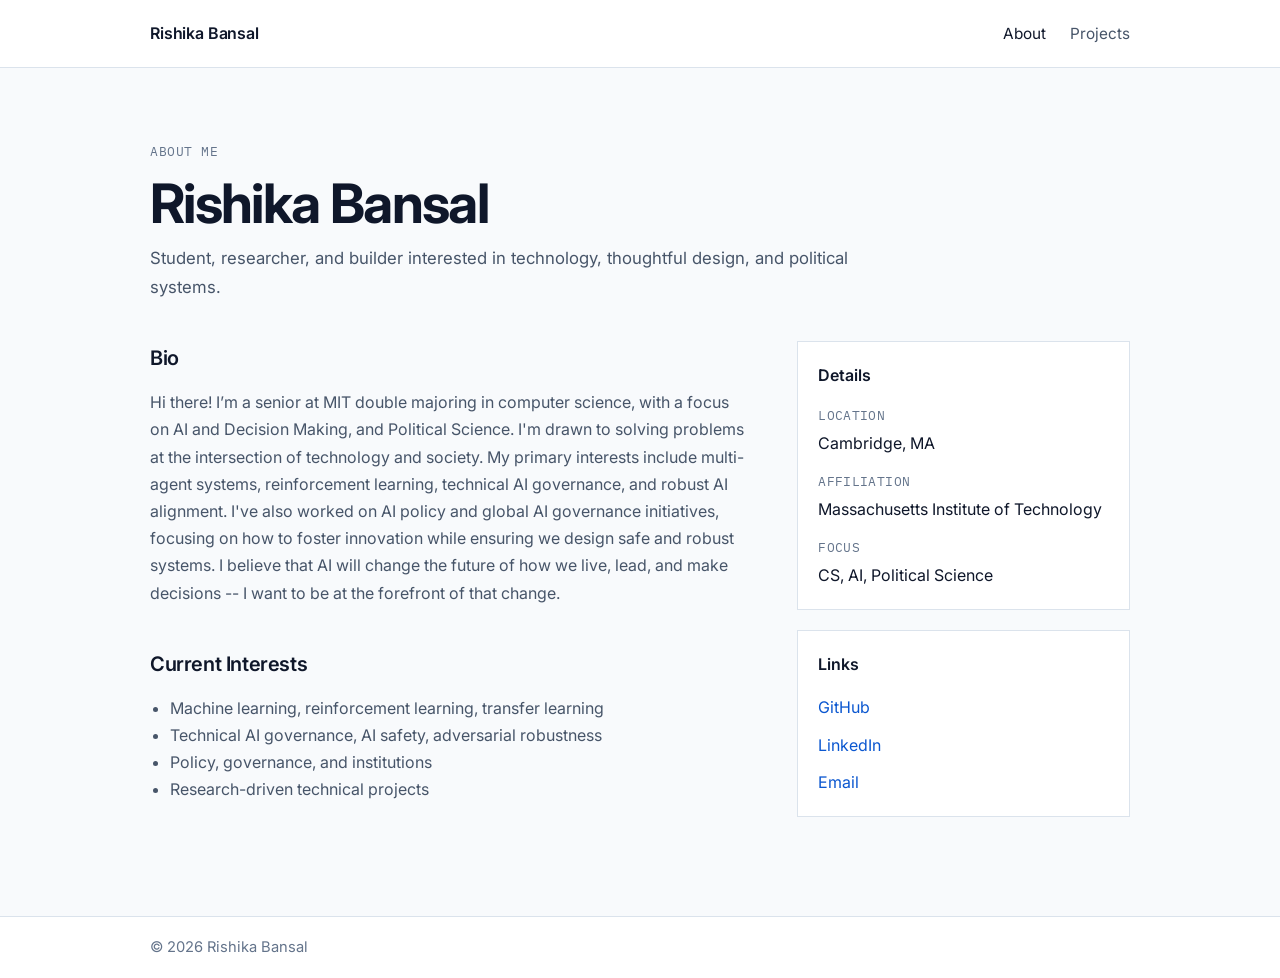
<file: index.html>
<!DOCTYPE html>
<html lang="en">
<head>
  <meta charset="UTF-8" />
  <meta name="viewport" content="width=device-width, initial-scale=1.0" />
  <meta name="robots" content="noindex, nofollow">
  <title>Rishika Bansal</title>
  <link rel="preconnect" href="https://fonts.googleapis.com">
  <link rel="preconnect" href="https://fonts.gstatic.com" crossorigin>
  <link href="https://fonts.googleapis.com/css2?family=Inter:wght@400;500;600;700&family=IBM+Plex+Mono:wght@400;500&display=swap" rel="stylesheet">
  <link rel="stylesheet" href="style.css" />
</head>
<body>
  <div class="page">
    <header class="site-header">
      <div class="container header-inner">
        <a href="index.html" class="site-name">Rishika Bansal</a>
        <nav class="nav">
          <a href="index.html" class="active">About</a>
          <a href="projects.html">Projects</a>
        </nav>
      </div>
    </header>

    <main class="container">
      <section class="hero">
        <p class="kicker">About Me</p>
        <h1>Rishika Bansal</h1>
        <p class="subtitle">
          Student, researcher, and builder interested in technology, thoughtful design, and political systems.
        </p>
      </section>

      <section class="content-grid">
        <div class="main-column">
          <div class="section-block">
            <h2>Bio</h2>
            <p>
              Hi there! I’m a senior at MIT double majoring in computer science, with a focus on AI and Decision Making, and Political Science. 
              I'm drawn to solving problems at the intersection of technology and society. My primary interests include multi-agent systems, 
              reinforcement learning, technical AI governance, and robust AI alignment. I've also worked on AI policy and global AI governance 
              initiatives, focusing on how to foster innovation while ensuring we design safe and robust systems. I believe that AI will change the 
              future of how we live, lead, and make decisions -- I want to be at the forefront of that change.
            </p>
          </div>

          <div class="section-block">
            <h2>Current Interests</h2>
            <ul>
              <li>Machine learning, reinforcement learning, transfer learning</li>
              <li>Technical AI governance, AI safety, adversarial robustness</li>
              <li>Policy, governance, and institutions</li>
              <li>Research-driven technical projects</li>
            </ul>
          </div>
        </div>

        <aside class="side-column">
          <div class="info-card">
            <h3>Details</h3>
            <div class="info-item">
              <span class="label">Location</span>
              <span>Cambridge, MA</span>
            </div>
            <div class="info-item">
              <span class="label">Affiliation</span>
              <span>Massachusetts Institute of Technology</span>
            </div>
            <div class="info-item">
              <span class="label">Focus</span>
              <span>CS, AI, Political Science</span>
            </div>
          </div>

          <div class="info-card">
            <h3>Links</h3>
            <div class="link-list">
              <a href="https://github.com/RisBan">GitHub</a>
              <a href="https://www.linkedin.com/in/risban/">LinkedIn</a>
              <a href="mailto:brishika@mit.edu">Email</a>
            </div>
          </div>
        </aside>
      </section>
    </main>

    <footer class="site-footer">
      <div class="container footer-inner">
        <p>© 2026 Rishika Bansal</p>
      </div>
    </footer>
  </div>
</body>
</html>
</file>
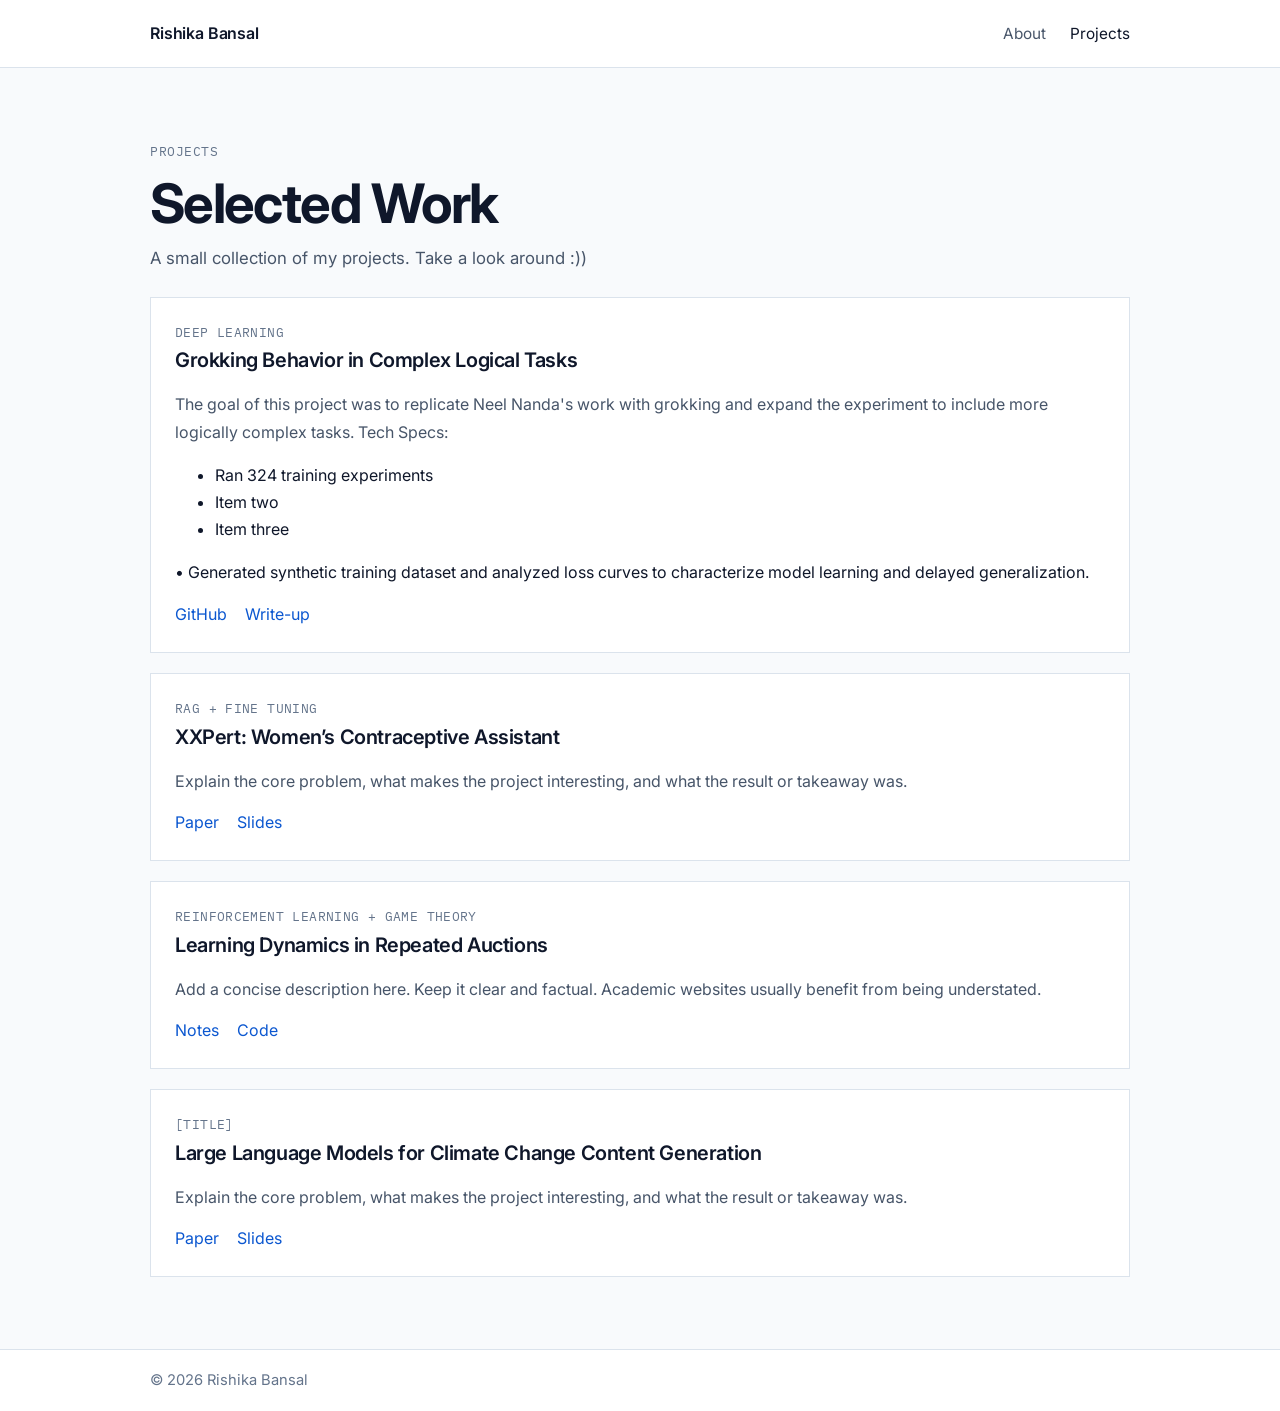
<file: projects.html>
<!DOCTYPE html>
<html lang="en">
<head>
  <meta charset="UTF-8" />
  <meta name="viewport" content="width=device-width, initial-scale=1.0" />
  <title>Rishika Bansal | Projects</title>
  <link rel="preconnect" href="https://fonts.googleapis.com">
  <link rel="preconnect" href="https://fonts.gstatic.com" crossorigin>
  <link href="https://fonts.googleapis.com/css2?family=Inter:wght@400;500;600;700&family=IBM+Plex+Mono:wght@400;500&display=swap" rel="stylesheet">
  <link rel="stylesheet" href="style.css" />
</head>
<body>
  <div class="page">
    <header class="site-header">
      <div class="container header-inner">
        <a href="index.html" class="site-name">Rishika Bansal</a>
        <nav class="nav">
          <a href="index.html">About</a>
          <a href="projects.html" class="active">Projects</a>
        </nav>
      </div>
    </header>

    <main class="container">
      <section class="hero hero-small">
        <p class="kicker">Projects</p>
        <h1>Selected Work</h1>
        <p class="subtitle">
          A small collection of my projects. Take a look around :))
        </p>
      </section>

      <section class="projects-list">
        <article class="project-card">
          <div class="project-meta">Deep Learning</div>
          <h2>Grokking Behavior in Complex Logical Tasks</h2>
          <p>
            The goal of this project was to replicate Neel Nanda's work with grokking and expand the experiment to include more logically complex
            tasks. 

            Tech Specs:
            <ul>
            <li>Ran 324 training experiments</li>
            <li>Item two</li>
            <li>Item three</li>
            </ul>
•	Generated synthetic training dataset and analyzed loss curves to characterize model learning and delayed generalization.

          </p>
          <div class="project-links">
            <a href="#">GitHub</a>
            <a href="#">Write-up</a>
          </div>
        </article>

        <article class="project-card">
          <div class="project-meta">RAG + Fine Tuning</div>
          <h2>XXPert: Women’s Contraceptive Assistant</h2>
          <p>
            Explain the core problem, what makes the project interesting,
            and what the result or takeaway was.
          </p>
          <div class="project-links">
            <a href="#">Paper</a>
            <a href="#">Slides</a>
          </div>
        </article>

        <article class="project-card">
          <div class="project-meta">Reinforcement Learning + Game Theory</div>
          <h2>Learning Dynamics in Repeated Auctions</h2>
          <p>
            Add a concise description here. Keep it clear and factual.
            Academic websites usually benefit from being understated.
          </p>
          <div class="project-links">
            <a href="#">Notes</a>
            <a href="#">Code</a>
          </div>
        </article>

        <article class="project-card">
          <div class="project-meta">[TITLE]</div>
          <h2>Large Language Models for Climate Change Content Generation</h2>
          <p>
            Explain the core problem, what makes the project interesting,
            and what the result or takeaway was.
          </p>
          <div class="project-links">
            <a href="#">Paper</a>
            <a href="#">Slides</a>
          </div>
        </article>
        
      </section>
    </main>

    <footer class="site-footer">
      <div class="container footer-inner">
        <p>© 2026 Rishika Bansal</p>
      </div>
    </footer>
  </div>
</body>
</html>
</file>
<file: style.css>
:root {
  --bg: #f8fafc;
  --surface: #ffffff;
  --border: #dbe3ec;
  --text: #0f172a;
  --muted: #475569;
  --soft: #64748b;
  --accent: #0b57d0;
  --max-width: 980px;
  --mono: "IBM Plex Mono", monospace;
  --sans: "Inter", sans-serif;
}

* {
  box-sizing: border-box;
}

html {
  scroll-behavior: smooth;
}

body {
  margin: 0;
  font-family: var(--sans);
  background: var(--bg);
  color: var(--text);
  line-height: 1.7;
}

.page {
  min-height: 100vh;
  display: flex;
  flex-direction: column;
}

.container {
  width: min(92%, var(--max-width));
  margin: 0 auto;
}

.site-header {
  border-bottom: 1px solid var(--border);
  background: var(--surface);
}

.header-inner {
  display: flex;
  align-items: center;
  justify-content: space-between;
  padding: 20px 0;
}

.site-name {
  text-decoration: none;
  color: var(--text);
  font-weight: 600;
  font-size: 1rem;
  letter-spacing: -0.01em;
}

.nav {
  display: flex;
  gap: 24px;
}

.nav a {
  text-decoration: none;
  color: var(--muted);
  font-size: 0.96rem;
}

.nav a:hover,
.nav a.active {
  color: var(--text);
}

.hero {
  padding: 72px 0 40px;
}

.hero-small {
  padding-bottom: 24px;
}

.kicker {
  margin: 0 0 12px;
  font-family: var(--mono);
  font-size: 0.84rem;
  color: var(--soft);
  text-transform: uppercase;
  letter-spacing: 0.04em;
}

h1 {
  margin: 0 0 12px;
  font-size: clamp(2.2rem, 5vw, 3.4rem);
  line-height: 1.05;
  letter-spacing: -0.03em;
  font-weight: 700;
}

.subtitle {
  max-width: 700px;
  margin: 0;
  color: var(--muted);
  font-size: 1.05rem;
}

.content-grid {
  display: grid;
  grid-template-columns: 1.8fr 1fr;
  gap: 48px;
  padding-bottom: 72px;
}

.section-block {
  margin-bottom: 40px;
}

.section-block h2,
.project-card h2 {
  margin: 0 0 14px;
  font-size: 1.25rem;
  font-weight: 600;
  letter-spacing: -0.02em;
}

.section-block p {
  margin: 0 0 16px;
  color: var(--muted);
}

.section-block ul {
  margin: 0;
  padding-left: 20px;
  color: var(--muted);
}

.info-card {
  background: var(--surface);
  border: 1px solid var(--border);
  padding: 20px;
  margin-bottom: 20px;
}

.info-card h3 {
  margin: 0 0 16px;
  font-size: 1rem;
  font-weight: 600;
}

.info-item {
  display: flex;
  flex-direction: column;
  gap: 3px;
  margin-bottom: 14px;
}

.info-item:last-child {
  margin-bottom: 0;
}

.label,
.project-meta {
  font-family: var(--mono);
  font-size: 0.8rem;
  color: var(--soft);
  text-transform: uppercase;
  letter-spacing: 0.03em;
}

.link-list {
  display: flex;
  flex-direction: column;
  gap: 10px;
}

.link-list a,
.project-links a {
  color: var(--accent);
  text-decoration: none;
}

.link-list a:hover,
.project-links a:hover {
  text-decoration: underline;
}

.projects-list {
  display: flex;
  flex-direction: column;
  gap: 20px;
  padding-bottom: 72px;
}

.project-card {
  background: var(--surface);
  border: 1px solid var(--border);
  padding: 24px;
}

.project-card p {
  margin: 0 0 14px;
  color: var(--muted);
}

.project-links {
  display: flex;
  gap: 18px;
  flex-wrap: wrap;
}

.site-footer {
  margin-top: auto;
  border-top: 1px solid var(--border);
  background: var(--surface);
}

.footer-inner {
  padding: 18px 0;
}

.footer-inner p {
  margin: 0;
  color: var(--soft);
  font-size: 0.92rem;
}

@media (max-width: 800px) {
  .content-grid {
    grid-template-columns: 1fr;
    gap: 24px;
  }

  .header-inner {
    flex-direction: column;
    align-items: flex-start;
    gap: 12px;
  }

  .nav {
    gap: 18px;
  }

  .hero {
    padding-top: 52px;
  }
}
</file>
